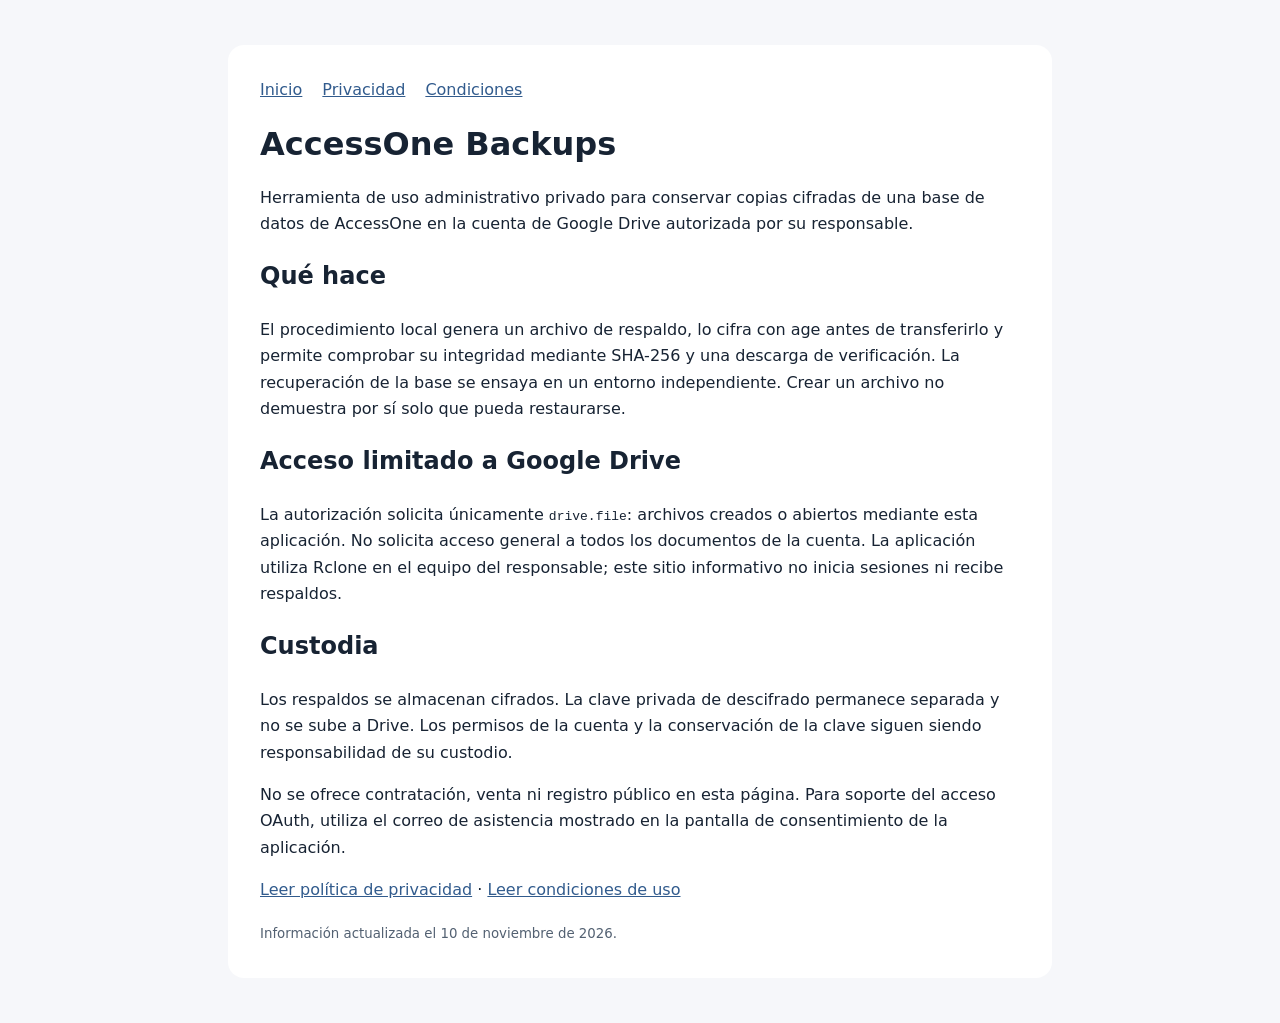
<file: index.html>
<!doctype html><html lang="es"><meta charset="utf-8"><meta name="viewport" content="width=device-width,initial-scale=1"><title>AccessOne Backups</title><link rel="stylesheet" href="style.css"><main><nav><a href="index.html">Inicio</a><a href="privacidad.html">Privacidad</a><a href="condiciones.html">Condiciones</a></nav><h1>AccessOne Backups</h1><p>Herramienta de uso administrativo privado para conservar copias cifradas de una base de datos de AccessOne en la cuenta de Google Drive autorizada por su responsable.</p><h2>Qué hace</h2><p>El procedimiento local genera un archivo de respaldo, lo cifra con age antes de transferirlo y permite comprobar su integridad mediante SHA-256 y una descarga de verificación. La recuperación de la base se ensaya en un entorno independiente. Crear un archivo no demuestra por sí solo que pueda restaurarse.</p><h2>Acceso limitado a Google Drive</h2><p>La autorización solicita únicamente <code>drive.file</code>: archivos creados o abiertos mediante esta aplicación. No solicita acceso general a todos los documentos de la cuenta. La aplicación utiliza Rclone en el equipo del responsable; este sitio informativo no inicia sesiones ni recibe respaldos.</p><h2>Custodia</h2><p>Los respaldos se almacenan cifrados. La clave privada de descifrado permanece separada y no se sube a Drive. Los permisos de la cuenta y la conservación de la clave siguen siendo responsabilidad de su custodio.</p><p>No se ofrece contratación, venta ni registro público en esta página. Para soporte del acceso OAuth, utiliza el correo de asistencia mostrado en la pantalla de consentimiento de la aplicación.</p><p><a href="privacidad.html">Leer política de privacidad</a> · <a href="condiciones.html">Leer condiciones de uso</a></p><small>Información actualizada el 10 de noviembre de 2026.</small></main></html>
</file>
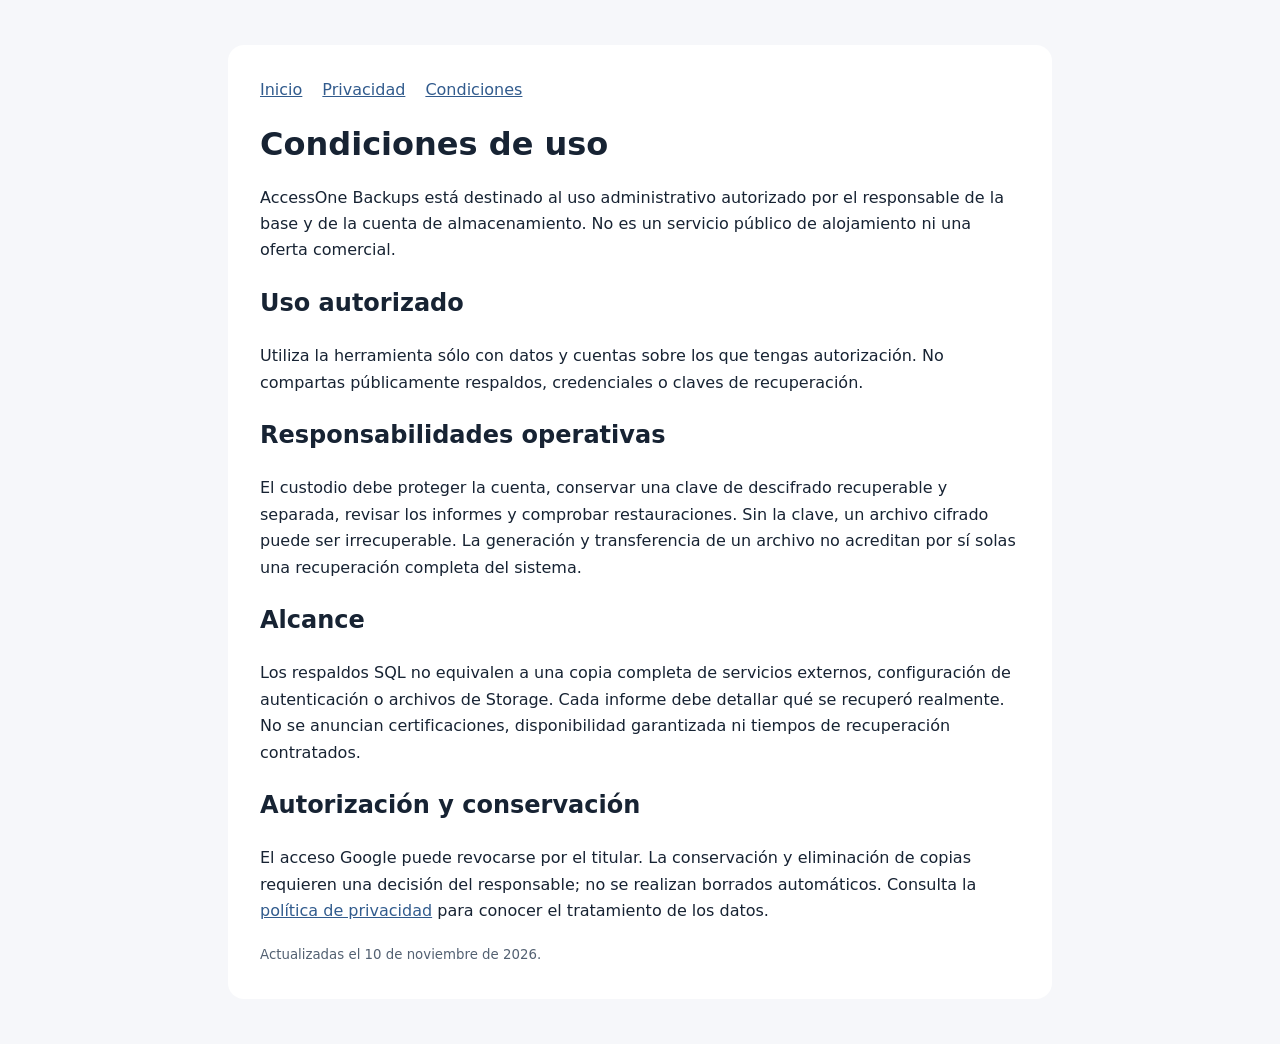
<file: condiciones.html>
<!doctype html><html lang="es"><meta charset="utf-8"><meta name="viewport" content="width=device-width,initial-scale=1"><title>Condiciones · AccessOne Backups</title><link rel="stylesheet" href="style.css"><main><nav><a href="index.html">Inicio</a><a href="privacidad.html">Privacidad</a><a href="condiciones.html">Condiciones</a></nav><h1>Condiciones de uso</h1><p>AccessOne Backups está destinado al uso administrativo autorizado por el responsable de la base y de la cuenta de almacenamiento. No es un servicio público de alojamiento ni una oferta comercial.</p><h2>Uso autorizado</h2><p>Utiliza la herramienta sólo con datos y cuentas sobre los que tengas autorización. No compartas públicamente respaldos, credenciales o claves de recuperación.</p><h2>Responsabilidades operativas</h2><p>El custodio debe proteger la cuenta, conservar una clave de descifrado recuperable y separada, revisar los informes y comprobar restauraciones. Sin la clave, un archivo cifrado puede ser irrecuperable. La generación y transferencia de un archivo no acreditan por sí solas una recuperación completa del sistema.</p><h2>Alcance</h2><p>Los respaldos SQL no equivalen a una copia completa de servicios externos, configuración de autenticación o archivos de Storage. Cada informe debe detallar qué se recuperó realmente. No se anuncian certificaciones, disponibilidad garantizada ni tiempos de recuperación contratados.</p><h2>Autorización y conservación</h2><p>El acceso Google puede revocarse por el titular. La conservación y eliminación de copias requieren una decisión del responsable; no se realizan borrados automáticos. Consulta la <a href="privacidad.html">política de privacidad</a> para conocer el tratamiento de los datos.</p><small>Actualizadas el 10 de noviembre de 2026.</small></main></html>
</file>
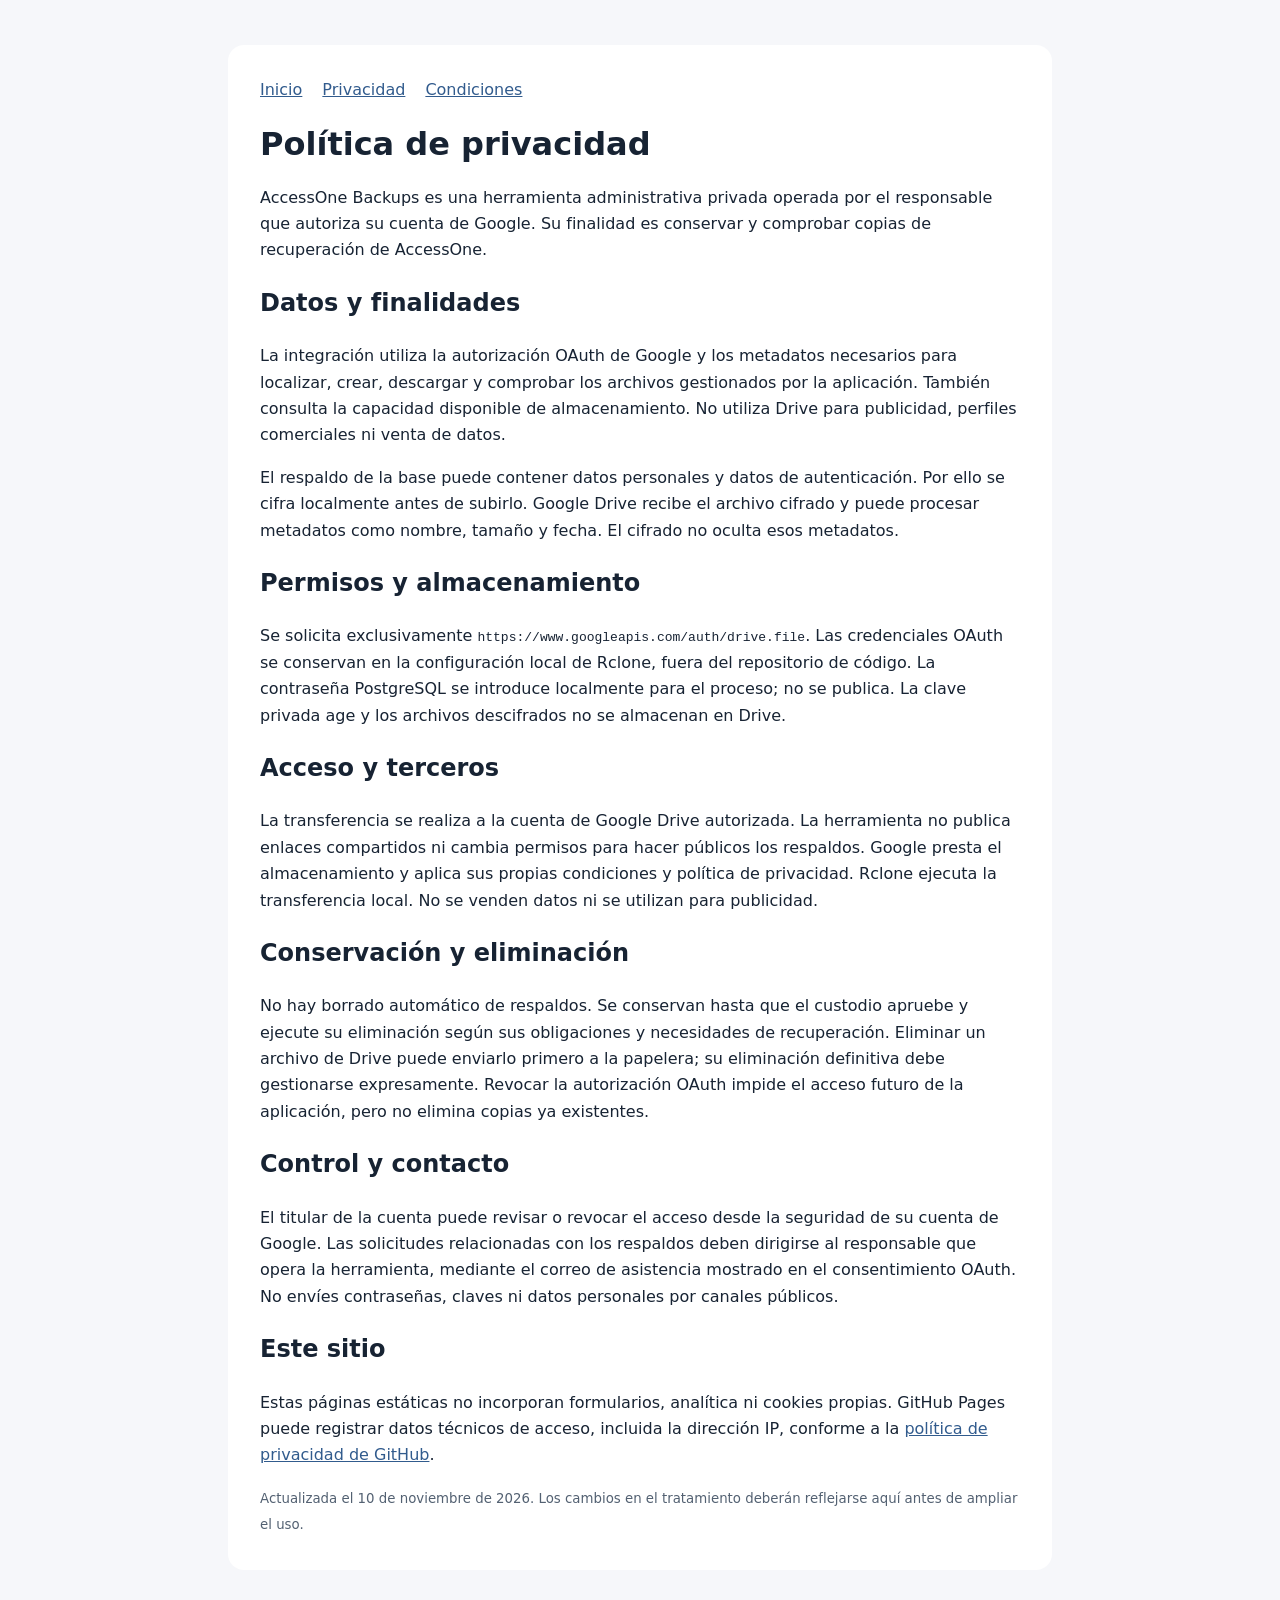
<file: privacidad.html>
<!doctype html><html lang="es"><meta charset="utf-8"><meta name="viewport" content="width=device-width,initial-scale=1"><title>Privacidad · AccessOne Backups</title><link rel="stylesheet" href="style.css"><main><nav><a href="index.html">Inicio</a><a href="privacidad.html">Privacidad</a><a href="condiciones.html">Condiciones</a></nav><h1>Política de privacidad</h1><p>AccessOne Backups es una herramienta administrativa privada operada por el responsable que autoriza su cuenta de Google. Su finalidad es conservar y comprobar copias de recuperación de AccessOne.</p><h2>Datos y finalidades</h2><p>La integración utiliza la autorización OAuth de Google y los metadatos necesarios para localizar, crear, descargar y comprobar los archivos gestionados por la aplicación. También consulta la capacidad disponible de almacenamiento. No utiliza Drive para publicidad, perfiles comerciales ni venta de datos.</p><p>El respaldo de la base puede contener datos personales y datos de autenticación. Por ello se cifra localmente antes de subirlo. Google Drive recibe el archivo cifrado y puede procesar metadatos como nombre, tamaño y fecha. El cifrado no oculta esos metadatos.</p><h2>Permisos y almacenamiento</h2><p>Se solicita exclusivamente <code>https://www.googleapis.com/auth/drive.file</code>. Las credenciales OAuth se conservan en la configuración local de Rclone, fuera del repositorio de código. La contraseña PostgreSQL se introduce localmente para el proceso; no se publica. La clave privada age y los archivos descifrados no se almacenan en Drive.</p><h2>Acceso y terceros</h2><p>La transferencia se realiza a la cuenta de Google Drive autorizada. La herramienta no publica enlaces compartidos ni cambia permisos para hacer públicos los respaldos. Google presta el almacenamiento y aplica sus propias condiciones y política de privacidad. Rclone ejecuta la transferencia local. No se venden datos ni se utilizan para publicidad.</p><h2>Conservación y eliminación</h2><p>No hay borrado automático de respaldos. Se conservan hasta que el custodio apruebe y ejecute su eliminación según sus obligaciones y necesidades de recuperación. Eliminar un archivo de Drive puede enviarlo primero a la papelera; su eliminación definitiva debe gestionarse expresamente. Revocar la autorización OAuth impide el acceso futuro de la aplicación, pero no elimina copias ya existentes.</p><h2>Control y contacto</h2><p>El titular de la cuenta puede revisar o revocar el acceso desde la seguridad de su cuenta de Google. Las solicitudes relacionadas con los respaldos deben dirigirse al responsable que opera la herramienta, mediante el correo de asistencia mostrado en el consentimiento OAuth. No envíes contraseñas, claves ni datos personales por canales públicos.</p><h2>Este sitio</h2><p>Estas páginas estáticas no incorporan formularios, analítica ni cookies propias. GitHub Pages puede registrar datos técnicos de acceso, incluida la dirección IP, conforme a la <a href="https://docs.github.com/en/site-policy/privacy-policies/github-general-privacy-statement">política de privacidad de GitHub</a>.</p><small>Actualizada el 10 de noviembre de 2026. Los cambios en el tratamiento deberán reflejarse aquí antes de ampliar el uso.</small></main></html>
</file>
<file: style.css>
body{font-family:system-ui,sans-serif;color:#172333;background:#f6f7fa;line-height:1.65;margin:0}main{max-width:760px;margin:5vh auto;padding:32px;background:white;border-radius:16px}nav{display:flex;gap:20px;flex-wrap:wrap}a{color:#315b8d}h1{line-height:1.2}small{color:#536172}@media(max-width:600px){main{margin:0;padding:24px;border-radius:0}}
</file>
